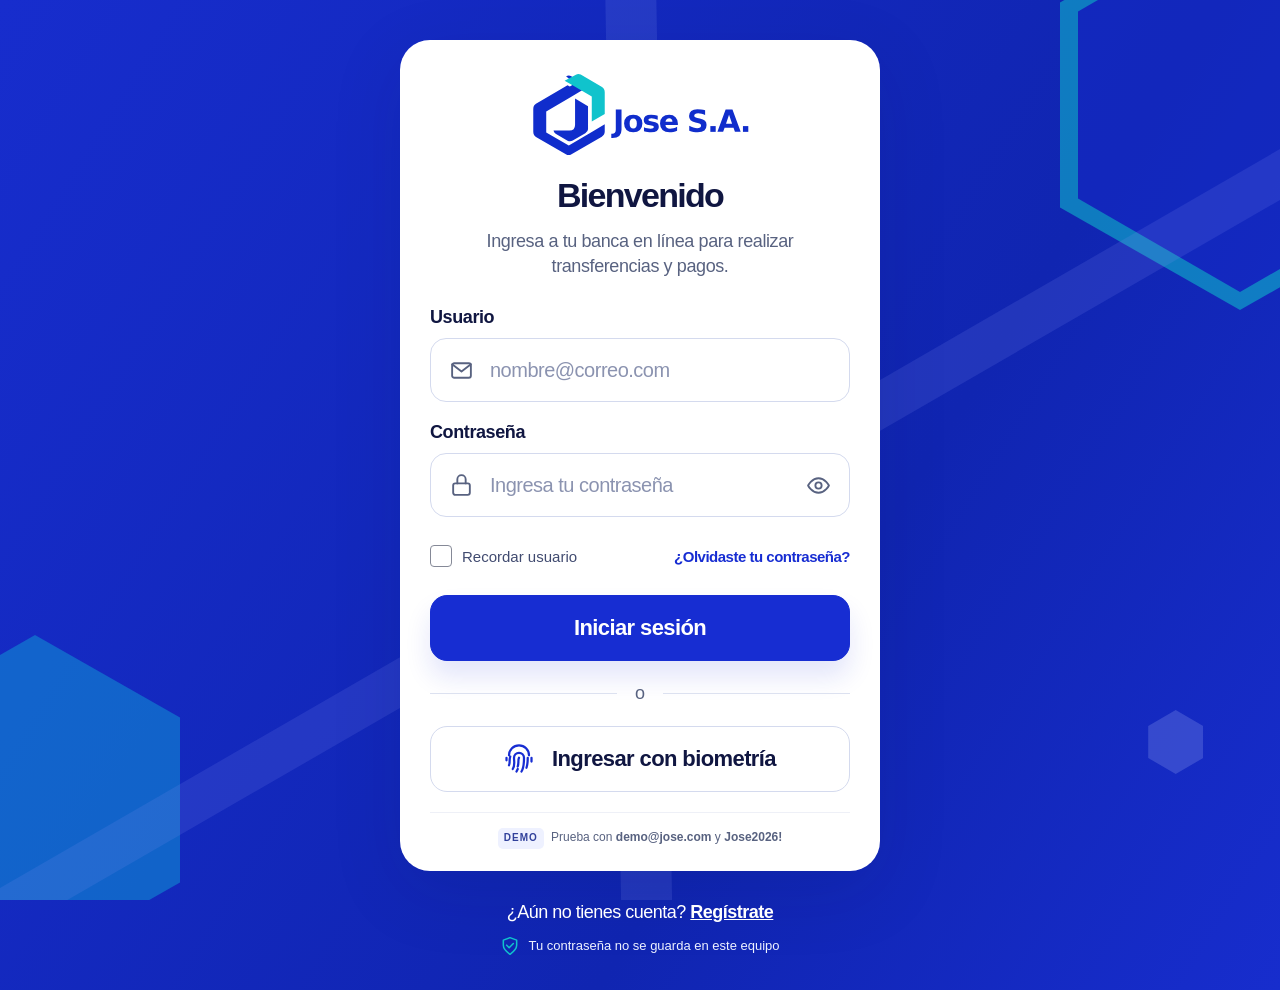
<file: index.html>
<!doctype html>
<html lang="es">
<head>
  <meta charset="utf-8">
  <meta name="viewport" content="width=device-width, initial-scale=1">
  <meta name="theme-color" content="#142bca">
  <meta name="description" content="Acceso de demostración a la banca en línea de Jose S.A.">
  <title>Iniciar sesión | Jose S.A.</title>
  <link rel="stylesheet" href="styles.css">
  <script src="auth.js" defer></script>
  <script src="app.js" defer></script>
</head>
<body>
  <div class="background-art" aria-hidden="true"><span></span><span></span><span></span><span></span></div>
  <main class="page">
    <section class="card" aria-labelledby="welcome-title">
      <div class="brand"><img src="assets/jose-sa-logo.svg" alt="Jose S.A." width="1190" height="340"></div>
      <header class="intro">
        <h1 id="welcome-title">Bienvenido</h1>
        <p>Ingresa a tu banca en línea para realizar<br class="desktop-break"> transferencias y pagos.</p>
      </header>
      <noscript><p class="form-error">Activa JavaScript en tu navegador para validar los datos e iniciar sesión.</p></noscript>

      <form id="login-form" novalidate>
        <div class="field">
          <label for="email">Usuario</label>
          <div class="input-wrap">
            <svg class="icon" viewBox="0 0 24 24" aria-hidden="true"><rect x="3" y="5" width="18" height="14" rx="2"/><path d="m3 6 9 7 9-7"/></svg>
            <input id="email" name="email" type="email" autocomplete="username" placeholder="nombre@correo.com" required aria-describedby="email-error" autocapitalize="none" spellcheck="false">
          </div>
          <p id="email-error" class="field-error" aria-live="polite"></p>
        </div>

        <div class="field">
          <label for="password">Contraseña</label>
          <div class="input-wrap">
            <svg class="icon" viewBox="0 0 24 24" aria-hidden="true"><rect x="4" y="10" width="16" height="11" rx="2"/><path d="M8 10V6a4 4 0 0 1 8 0v4"/></svg>
            <input id="password" name="password" type="password" autocomplete="current-password" placeholder="Ingresa tu contraseña" required aria-describedby="password-error">
            <button id="toggle-password" class="icon-button" type="button" aria-label="Mostrar contraseña" aria-pressed="false">
              <svg class="icon" viewBox="0 0 24 24" aria-hidden="true"><path d="M2 12s3.5-7 10-7 10 7 10 7-3.5 7-10 7S2 12 2 12Z"/><circle cx="12" cy="12" r="3"/><path class="eye-slash" d="m4 3 16 18"/></svg>
            </button>
          </div>
          <p id="password-error" class="field-error" aria-live="polite"></p>
        </div>

        <div class="form-options">
          <label class="checkbox"><input id="remember" type="checkbox" name="remember"><span>Recordar usuario</span></label>
          <button class="text-button" type="button" data-dialog="recovery">¿Olvidaste tu contraseña?</button>
        </div>
        <p id="login-error" class="form-error" role="alert" hidden></p>
        <button id="submit-login" class="button primary" type="submit">Iniciar sesión</button>
        <div class="divider" aria-hidden="true"><span>o</span></div>
        <button class="button secondary" type="button" data-dialog="biometric">
          <svg class="icon fingerprint" viewBox="0 0 24 24" aria-hidden="true"><path d="M4 9a8 8 0 0 1 16 0M2 13v-2M22 11v3M7 20c2-3 1-6 1-9a4 4 0 0 1 8 0c0 5 0 8-2 11M4 17c1-2 0-4 1-7M11 18c1-3 0-5 1-7M18 19c1-3 1-5 1-8M10 22l1-2"/></svg>
          Ingresar con biometría
        </button>
      </form>
      <aside class="demo-note"><span class="demo-badge">DEMO</span> Prueba con <strong>demo@jose.com</strong> y <strong>Jose2026!</strong></aside>
    </section>
    <footer class="page-footer">
      <p>¿Aún no tienes cuenta? <a class="footer-link" href="registro.html">Regístrate</a></p>
      <p class="security-note"><svg class="icon" viewBox="0 0 24 24" aria-hidden="true"><path d="m12 2 8 3v6c0 5-8 11-8 11S4 16 4 11V5l8-3Z"/><path d="m8 11 3 3 5-5"/></svg> Tu contraseña no se guarda en este equipo</p>
    </footer>
  </main>

  <dialog id="info-dialog" aria-labelledby="dialog-title" aria-describedby="dialog-description">
    <div class="dialog-heading"><span class="demo-badge">JOSE S.A.</span><button id="close-dialog" class="close-button" type="button" aria-label="Cerrar">×</button></div>
    <h2 id="dialog-title"></h2>
    <p id="dialog-description"></p>
    <button id="dialog-accept" class="button primary" type="button">Entendido</button>
  </dialog>
</body>
</html>
</file>
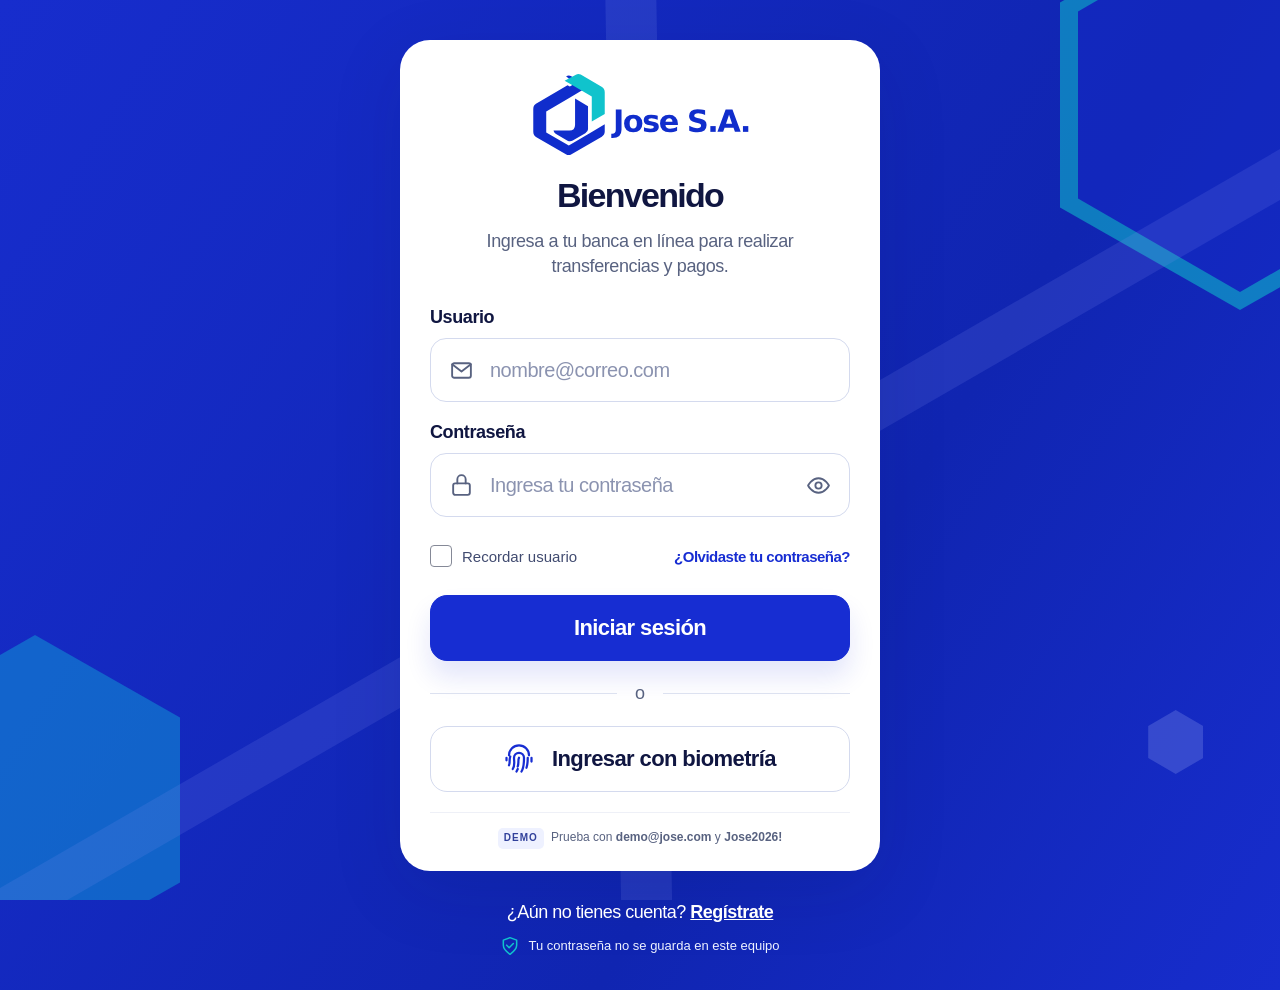
<file: bienvenida.html>
<!doctype html>
<html lang="es">
<head><meta charset="utf-8"><meta name="viewport" content="width=device-width, initial-scale=1"><meta name="theme-color" content="#f5f6fd"><meta name="description" content="Inicio de la banca de demostración Jose S.A."><title>Inicio | Jose S.A.</title><link rel="stylesheet" href="styles.css"><link rel="stylesheet" href="dashboard.css"><script src="auth.js" defer></script><script src="dashboard-data.js" defer></script><script src="bienvenida.js" defer></script></head>
<body class="bank-body"><svg class="svg-definitions" xmlns="http://www.w3.org/2000/svg" aria-hidden="true"><defs><symbol id="i-home" viewBox="0 0 24 24"><path d="m3 10 9-8 9 8v11h-6v-7H9v7H3Z"/></symbol><symbol id="i-eye" viewBox="0 0 24 24"><path d="M2 12s3.5-7 10-7 10 7 10 7-3.5 7-10 7S2 12 2 12Z"/><circle cx="12" cy="12" r="3"/></symbol><symbol id="i-bell" viewBox="0 0 24 24"><path d="M5 9a7 7 0 0 1 14 0c0 7 3 8 3 8H2s3-1 3-8M9 21h6"/></symbol><symbol id="i-person" viewBox="0 0 24 24"><circle cx="12" cy="6" r="4"/><path d="M3 22v-2a9 9 0 0 1 18 0v2"/></symbol><symbol id="i-card" viewBox="0 0 24 24"><rect x="2" y="4" width="20" height="16" rx="2"/><path d="M2 9h20M6 15h5"/></symbol><symbol id="i-transfer" viewBox="0 0 24 24"><path d="M3 8h17l-5-5M21 16H4l5 5"/></symbol><symbol id="i-bolt" viewBox="0 0 24 24"><path d="m13 2-9 12h7l-1 8 10-13h-8Z"/></symbol><symbol id="i-phone" viewBox="0 0 24 24"><rect x="6" y="2" width="12" height="20" rx="2"/><path d="M11 18h2"/></symbol><symbol id="i-qr" viewBox="0 0 24 24"><path d="M3 3h6v6H3zM15 3h6v6h-6zM3 15h6v6H3zM15 15h2v2h-2zM21 15v6h-6M12 12h1"/></symbol><symbol id="i-history" viewBox="0 0 24 24"><path d="M3 11a9 9 0 1 1 2 7M3 4v7h7M12 7v5l3 2"/></symbol><symbol id="i-chevron" viewBox="0 0 24 24"><path d="m9 5 7 7-7 7"/></symbol><symbol id="i-back" viewBox="0 0 24 24"><path d="m14 5-7 7 7 7"/></symbol><symbol id="i-check" viewBox="0 0 24 24"><path d="m5 12 4 4L19 6"/></symbol><symbol id="i-shield" viewBox="0 0 24 24"><path d="m12 2 8 3v6c0 5-8 11-8 11S4 16 4 11V5l8-3Z"/><path d="m8 11 3 3 5-5"/></symbol></defs></svg>
<div id="session-content" class="bank-app" hidden>
<header class="bank-header"><a class="avatar" href="#perfil" id="avatar" aria-label="Ver mi perfil">J</a><div class="greeting"><p id="greeting">Buenos días,</p><h1 id="customer-name">Jose Morán</h1></div><div class="header-actions"><button id="toggle-balances" class="square-button" type="button" aria-label="Ocultar saldos" aria-pressed="false"><svg class="icon" aria-hidden="true"><use href="#i-eye"/></svg><span class="eye-line" aria-hidden="true"></span></button><a class="square-button notification-button" href="#notificaciones" aria-label="Ver notificaciones"><svg class="icon" aria-hidden="true"><use href="#i-bell"/></svg><span id="notification-dot" class="notification-dot"></span></a></div></header>
<main id="main-content" tabindex="-1">
<p id="app-status" class="app-status" role="status" hidden></p>
<section data-view="inicio" aria-label="Inicio">
<div class="promotions"><div id="promo-track" class="promo-track" aria-label="Novedades"><article class="promo-slide" aria-label="Novedad 1 de 3"><span class="promo-label">NUEVO</span><h2>Paga tus servicios básicos<br>desde la app, sin filas</h2><button class="promo-link" data-promo="0" type="button">Conoce cómo</button><span class="promo-art" aria-hidden="true"></span></article><article class="promo-slide" aria-label="Novedad 2 de 3"><span class="promo-label">A TU ALCANCE</span><h2>Tu dinero, disponible<br>cuando lo necesites</h2><button class="promo-link" data-promo="1" type="button">Explora tus productos</button><span class="promo-art" aria-hidden="true"></span></article><article class="promo-slide" aria-label="Novedad 3 de 3"><span class="promo-label">MÁS CERCA</span><h2>Transfiere desde donde estés,<br>en pocos pasos</h2><button class="promo-link" data-promo="2" type="button">Haz una transferencia</button><span class="promo-art" aria-hidden="true"></span></article></div><div id="promo-dots" class="carousel-dots" aria-label="Elegir novedad"></div></div>
<section class="home-section"><div class="section-heading"><h2>Mis productos</h2><a href="#productos">Ver todos</a></div><div id="product-track" class="product-track" aria-label="Mis productos"></div><div id="product-dots" class="carousel-dots" aria-label="Elegir producto"></div></section>
<section class="home-section"><div class="section-heading"><h2>Accesos rápidos</h2><button class="text-button" id="edit-shortcuts" type="button">Editar</button></div><div id="shortcuts" class="shortcuts"></div></section>
<section class="home-section movements-section"><div class="section-heading"><h2>Últimos movimientos</h2><a href="#movimientos">Ver todos</a></div><div id="recent-movements" class="movement-list"></div></section>
<p class="bank-demo"><span class="demo-badge">DEMOSTRACIÓN</span> Productos, valores y movimientos ficticios.</p>
</section>
<section data-view="productos" hidden aria-labelledby="products-title"><a class="back-link" href="#inicio"><svg class="icon" aria-hidden="true"><use href="#i-back"/></svg>Volver al inicio</a><h2 id="products-title" class="view-title" tabindex="-1">Mis productos</h2><p class="view-description">Tus cuentas y tarjetas de demostración, en un solo lugar.</p><div id="all-products" class="all-products"></div></section>
<section data-view="movimientos" hidden aria-labelledby="history-title"><a class="back-link" href="#inicio"><svg class="icon" aria-hidden="true"><use href="#i-back"/></svg>Volver al inicio</a><h2 id="history-title" class="view-title" tabindex="-1">Movimientos</h2><label class="filter-label" for="movement-filter">Mostrar</label><select id="movement-filter"><option value="todos">Todos los movimientos</option><option value="ingresos">Ingresos</option><option value="salidas">Salidas</option><option value="transferir">Transferencias</option><option value="pagos">Pagos y recargas</option></select><div id="all-movements" class="movement-list"></div></section>
<section data-view="operacion" hidden aria-labelledby="operation-title"><a class="back-link" href="#inicio"><svg class="icon" aria-hidden="true"><use href="#i-back"/></svg>Volver al inicio</a><h2 id="operation-title" class="view-title" tabindex="-1">Transferir</h2><p id="operation-description" class="view-description"></p><div class="operation-layout"><form id="operation-form" class="white-panel" novalidate><label for="destination" id="destination-label">Destinatario</label><input id="destination" name="destination" type="text" maxlength="100" required aria-describedby="destination-error"><p id="destination-error" class="field-error" aria-live="polite"></p><label for="amount">Valor (USD)</label><input id="amount" name="amount" type="text" inputmode="decimal" placeholder="0,00" maxlength="12" required aria-describedby="amount-error"><p id="amount-error" class="field-error" aria-live="polite"></p><div class="source-account"><span>Desde tu cuenta de ahorros •••• 4821</span><strong id="operation-balance"></strong></div><button class="button primary" type="submit">Revisar operación de prueba</button></form><aside class="operation-aside"><svg class="icon" aria-hidden="true"><use href="#i-shield"/></svg><h3>Prueba con tranquilidad</h3><p>Esta operación solo cambia los datos ficticios de esta pestaña. No se envía dinero ni se contacta a un banco.</p><a href="#movimientos">Consultar movimientos</a></aside></div><div id="payment-links" class="payment-links" hidden><a href="#recargas">Recargar celular</a><a href="#qr">Probar pago QR</a></div></section>
<section data-view="perfil" hidden aria-labelledby="profile-title"><a class="back-link" href="#inicio"><svg class="icon" aria-hidden="true"><use href="#i-back"/></svg>Volver al inicio</a><h2 id="profile-title" class="view-title" tabindex="-1">Mi perfil</h2><div class="white-panel profile-panel"><div class="profile-avatar" id="profile-avatar">J</div><h3 id="profile-name"></h3><p id="session-email"></p><dl><div><dt>Tipo de acceso</dt><dd>Cuenta de demostración</dd></div><div><dt>Duración de la sesión</dt><dd>30 minutos desde el ingreso</dd></div></dl><p class="view-description">Las cuentas creadas y sus datos de prueba se conservan en esta pestaña.</p><button id="logout" class="button primary" type="button">Cerrar sesión</button></div></section>
<section data-view="notificaciones" hidden aria-labelledby="notifications-title"><a class="back-link" href="#inicio"><svg class="icon" aria-hidden="true"><use href="#i-back"/></svg>Volver al inicio</a><div class="section-heading"><h2 id="notifications-title" class="view-title" tabindex="-1">Notificaciones</h2><button id="read-notifications" type="button" class="text-button">Marcar como leídas</button></div><div class="white-panel notifications-list"><article><svg class="icon" aria-hidden="true"><use href="#i-shield"/></svg><div><h3>Bienvenido a tu banca</h3><p>Explora tus productos y prueba las operaciones con datos ficticios.</p><span>Información de demostración</span></div></article><article><svg class="icon" aria-hidden="true"><use href="#i-bolt"/></svg><div><h3>Tus servicios, en un solo lugar</h3><p>Conoce la nueva pantalla para simular pagos desde la app.</p><a href="#pagos">Ir a pagos</a></div></article></div></section>
</main>
<nav class="bottom-nav" aria-label="Menú principal"><a href="#inicio" data-nav="inicio"><svg class="icon" aria-hidden="true"><use href="#i-home"/></svg><span>Inicio</span></a><a href="#transferir" data-nav="transferir"><svg class="icon" aria-hidden="true"><use href="#i-transfer"/></svg><span>Transferir</span></a><a href="#pagos" data-nav="pagos"><svg class="icon" aria-hidden="true"><use href="#i-card"/></svg><span>Pagos</span></a><a href="#perfil" data-nav="perfil"><svg class="icon" aria-hidden="true"><use href="#i-person"/></svg><span>Perfil</span></a></nav>
</div>
<noscript><main class="card"><h1>Activa JavaScript</h1><p>Necesitas JavaScript para consultar tu cuenta.</p><a href="index.html">Volver al login</a></main></noscript>
<dialog id="bank-dialog" aria-labelledby="bank-dialog-title"><div class="dialog-heading"><span class="demo-badge">DEMOSTRACIÓN</span><button id="close-bank-dialog" type="button" class="close-button" aria-label="Cerrar">×</button></div><h2 id="bank-dialog-title"></h2><div id="bank-dialog-content"></div></dialog>
</body></html>
</file>
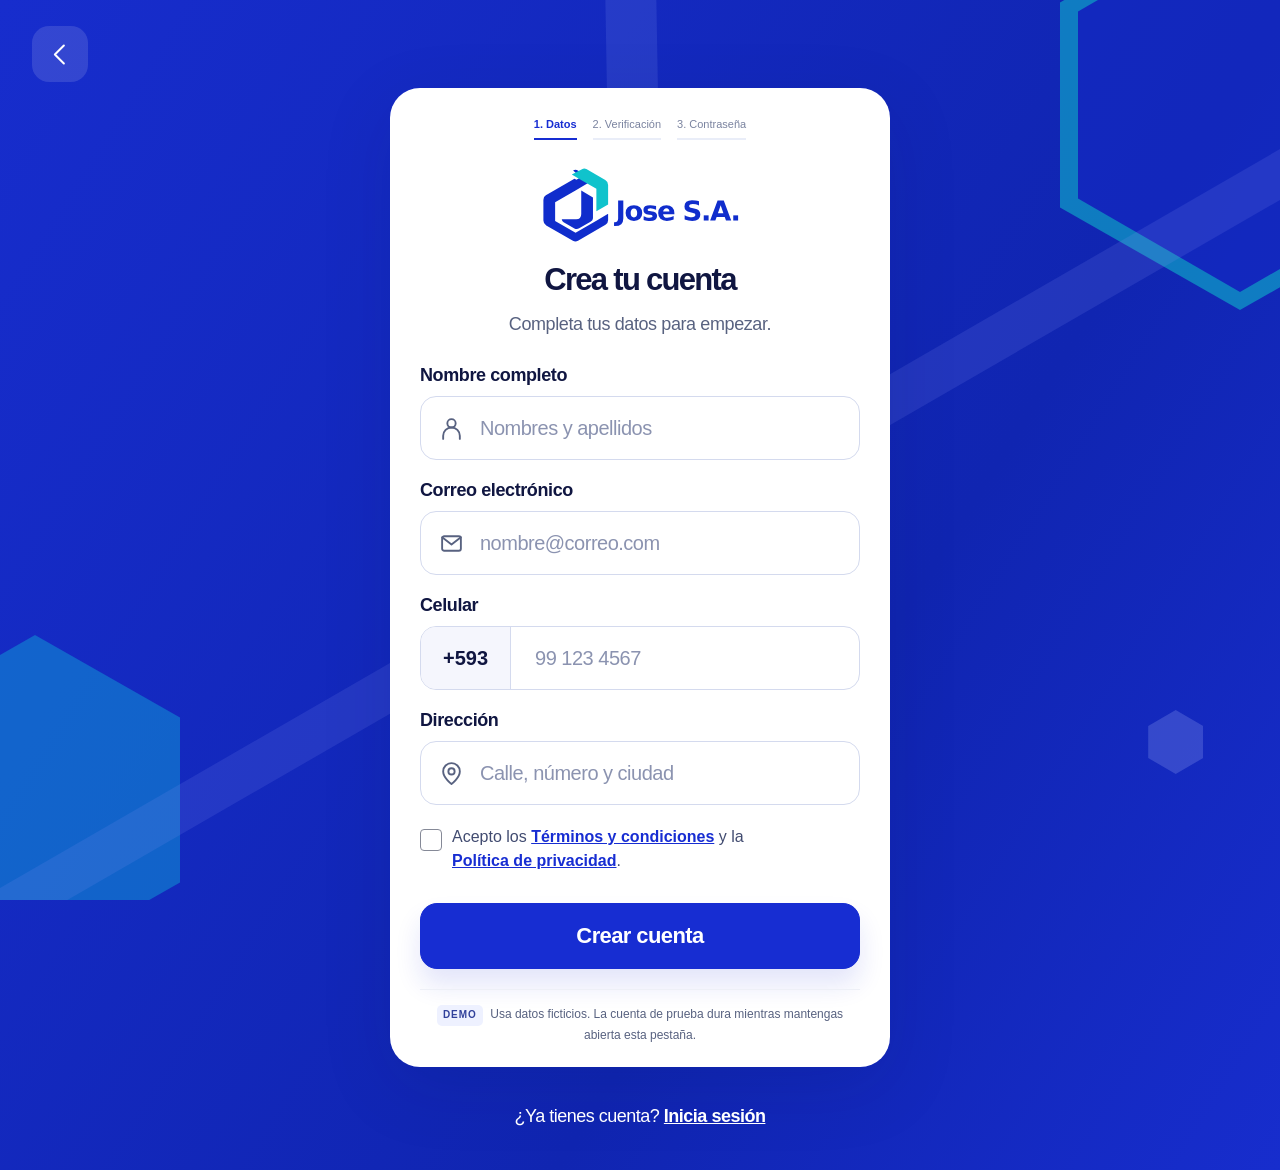
<file: registro.html>
<!doctype html>
<html lang="es">
<head>
<meta charset="utf-8"><meta name="viewport" content="width=device-width, initial-scale=1"><meta name="theme-color" content="#142bca">
<title>Crea tu cuenta | Jose S.A.</title><link rel="stylesheet" href="styles.css"><link rel="stylesheet" href="registro.css">
<script src="auth.js" defer></script><script src="registro-service.js" defer></script><script src="registro.js" defer></script>
</head>
<body>
<div class="background-art" aria-hidden="true"><span></span><span></span><span></span><span></span></div>
<button id="back" class="back-button" aria-label="Volver al inicio de sesión" type="button"><svg class="icon" viewBox="0 0 24 24" aria-hidden="true"><path d="m15 4-8 8 8 8"/></svg></button>
<main class="page registration-page">
<section class="card registration-card" aria-label="Creación de cuenta">
<noscript><p class="form-error">Activa JavaScript para completar el registro.</p></noscript>
<p id="storage-error" class="form-error" role="alert" hidden></p>
<nav class="steps" aria-label="Progreso del registro"><span data-step="data" aria-current="step">1. Datos</span><span data-step="otp">2. Verificación</span><span data-step="password">3. Contraseña</span></nav>
<section id="step-data" aria-labelledby="data-title">
<div class="brand"><img src="assets/jose-sa-logo.svg" alt="Jose S.A." width="1190" height="340"></div>
<header class="intro"><h1 id="data-title" tabindex="-1">Crea tu cuenta</h1><p>Completa tus datos para empezar.</p></header>
<form id="data-form" novalidate>
<div class="field"><label for="name">Nombre completo</label><div class="input-wrap"><svg class="icon" viewBox="0 0 24 24" aria-hidden="true"><circle cx="12" cy="7" r="4"/><path d="M4 22v-3a8 8 0 0 1 16 0v3"/></svg><input id="name" name="name" type="text" autocomplete="name" placeholder="Nombres y apellidos" required aria-describedby="name-error"></div><p class="field-error" id="name-error" aria-live="polite"></p></div><div class="field"><label for="email">Correo electrónico</label><div class="input-wrap"><svg class="icon" viewBox="0 0 24 24" aria-hidden="true"><rect x="3" y="5" width="18" height="14" rx="2"/><path d="m3 6 9 7 9-7"/></svg><input id="email" name="email" type="email" autocomplete="email" placeholder="nombre@correo.com" required aria-describedby="email-error"></div><p class="field-error" id="email-error" aria-live="polite"></p></div>
<div class="field"><label for="phone">Celular</label><div class="input-wrap phone-wrap"><span class="phone-prefix">+593</span><input id="phone" name="phone" type="tel" inputmode="tel" autocomplete="tel-national" placeholder="99 123 4567" required aria-describedby="phone-error"></div><p class="field-error" id="phone-error" aria-live="polite"></p></div>
<div class="field"><label for="address">Dirección</label><div class="input-wrap"><svg class="icon" viewBox="0 0 24 24" aria-hidden="true"><path d="M20 10c0 6-8 12-8 12S4 16 4 10a8 8 0 0 1 16 0Z"/><circle cx="12" cy="10" r="3"/></svg><input id="address" name="address" type="text" autocomplete="street-address" placeholder="Calle, número y ciudad" required aria-describedby="address-error"></div><p class="field-error" id="address-error" aria-live="polite"></p></div>
<label class="checkbox terms"><input id="terms" type="checkbox" required aria-describedby="terms-error"><span>Acepto los <button type="button" class="text-button" data-policy="terms">Términos y condiciones</button> y la <button type="button" class="text-button" data-policy="privacy">Política de privacidad</button>.</span></label>
<p class="field-error" id="terms-error" aria-live="polite"></p>
<button class="button primary" type="submit">Crear cuenta</button></form>
<aside class="demo-note"><span class="demo-badge">DEMO</span> Usa datos ficticios. La cuenta de prueba dura mientras mantengas abierta esta pestaña.</aside>
</section>
<section id="step-otp" aria-labelledby="otp-title" hidden>
<div class="round-icon"><svg class="icon" viewBox="0 0 24 24" aria-hidden="true"><rect x="5" y="2" width="14" height="20" rx="3"/><path d="m9 10 2 2 4-4M10 18h4"/></svg></div>
<header class="intro"><h1 id="otp-title" tabindex="-1">Verifica tu número</h1><p>Ingresa el código de 6 dígitos para<br> <strong id="masked-phone"></strong></p></header>
<form id="otp-form" novalidate>
<label class="otp-label" for="otp-0">Código de verificación</label>
<div class="otp-inputs"><input id="otp-0" type="text" inputmode="numeric" pattern="[0-9]*" maxlength="6" autocomplete="one-time-code" aria-label="Dígito 1 de 6" aria-describedby="otp-error" required><input id="otp-1" type="text" inputmode="numeric" pattern="[0-9]*" maxlength="6" autocomplete="off" aria-label="Dígito 2 de 6" aria-describedby="otp-error" required><input id="otp-2" type="text" inputmode="numeric" pattern="[0-9]*" maxlength="6" autocomplete="off" aria-label="Dígito 3 de 6" aria-describedby="otp-error" required><input id="otp-3" type="text" inputmode="numeric" pattern="[0-9]*" maxlength="6" autocomplete="off" aria-label="Dígito 4 de 6" aria-describedby="otp-error" required><input id="otp-4" type="text" inputmode="numeric" pattern="[0-9]*" maxlength="6" autocomplete="off" aria-label="Dígito 5 de 6" aria-describedby="otp-error" required><input id="otp-5" type="text" inputmode="numeric" pattern="[0-9]*" maxlength="6" autocomplete="off" aria-label="Dígito 6 de 6" aria-describedby="otp-error" required></div>
<p id="otp-error" class="field-error" role="alert"></p>
<p class="demo-otp"><span class="demo-badge">OTP DE PRUEBA</span> <strong id="demo-code"></strong><br>No se envía SMS en esta demostración.</p>
<p class="code-time" id="code-time" role="timer" aria-live="off"></p>
<p class="resend-line">¿No recibiste el código? <button class="text-button" type="button" id="resend">Reenviar</button></p>
<p id="resend-status" class="sr-only" role="status"></p>
<button class="button primary" type="submit">Verificar</button>
</form>
</section>
<section id="step-password" aria-labelledby="password-title" hidden>
<div class="round-icon"><svg class="icon" viewBox="0 0 24 24" aria-hidden="true"><rect x="4" y="10" width="16" height="11" rx="2"/><path d="M8 10V6a4 4 0 0 1 8 0v4"/></svg></div>
<header class="intro"><h1 id="password-title" tabindex="-1">Crea tu contraseña</h1><p>La usarás para ingresar a tu cuenta.</p></header>
<form id="password-form" novalidate>
<div class="field"><label for="new-password">Contraseña</label><div class="input-wrap"><svg class="icon" viewBox="0 0 24 24" aria-hidden="true"><rect x="4" y="10" width="16" height="11" rx="2"/><path d="M8 10V6a4 4 0 0 1 8 0v4"/></svg><input id="new-password" name="new-password" type="password" autocomplete="new-password" placeholder="Ingresa tu contraseña" required aria-describedby="new-password-error"><button class="icon-button" type="button" data-toggle="new-password" aria-label="Mostrar contraseña" aria-pressed="false"><svg class="icon" viewBox="0 0 24 24" aria-hidden="true"><path d="M2 12s3.5-7 10-7 10 7 10 7-3.5 7-10 7S2 12 2 12Z"/><circle cx="12" cy="12" r="3"/></svg></button></div><p class="field-error" id="new-password-error" aria-live="polite"></p></div>
<ul class="password-rules" aria-label="Requisitos de la contraseña"><li data-rule="length">Mínimo 8 caracteres</li><li data-rule="uppercase">Una mayúscula</li><li data-rule="number">Un número</li><li data-rule="symbol">Un símbolo (!@#$)</li></ul>
<div class="field"><label for="confirm-password">Confirmar contraseña</label><div class="input-wrap"><svg class="icon" viewBox="0 0 24 24" aria-hidden="true"><rect x="4" y="10" width="16" height="11" rx="2"/><path d="M8 10V6a4 4 0 0 1 8 0v4"/></svg><input id="confirm-password" name="confirm-password" type="password" autocomplete="new-password" placeholder="Repite tu contraseña" required aria-describedby="confirm-password-error"><button class="icon-button" type="button" data-toggle="confirm-password" aria-label="Mostrar confirmar contraseña" aria-pressed="false"><svg class="icon" viewBox="0 0 24 24" aria-hidden="true"><path d="M2 12s3.5-7 10-7 10 7 10 7-3.5 7-10 7S2 12 2 12Z"/><circle cx="12" cy="12" r="3"/></svg></button></div><p class="field-error" id="confirm-password-error" aria-live="polite"></p></div>
<p id="password-form-error" class="form-error" role="alert" hidden></p>
<button id="save-password" class="button primary" type="submit" disabled>Guardar contraseña</button>
</form>
</section>
</section>
<footer class="page-footer">
<p id="data-footer">¿Ya tienes cuenta? <a class="footer-link" href="index.html">Inicia sesión</a></p>
<div id="otp-footer" hidden><p>¿Número incorrecto? <button class="footer-link" id="edit-data" type="button">Edita tus datos</button></p><p class="registration-security">Nunca compartas este código con nadie</p></div>
<p id="password-footer" class="registration-security" hidden>No compartas tu contraseña con nadie</p>
</footer>
</main>
<dialog id="policy-dialog" aria-labelledby="policy-title"><div class="dialog-heading"><span class="demo-badge">DEMOSTRACIÓN</span><button id="close-policy" class="close-button" type="button" aria-label="Cerrar">×</button></div><h2 id="policy-title"></h2><p id="policy-description"></p><button id="accept-policy" class="button primary" type="button">Entendido</button></dialog>
</body>
</html>
</file>
<file: styles.css>
:root{color-scheme:light;--blue:#172dd2;--ink:#101641;--muted:#586280;--line:#d4daee;--turquoise:#10c3cc;--error:#b42335;font-family:"Avenir Next",Avenir,"Segoe UI",Arial,sans-serif;color:var(--ink);background:#1429be;font-synthesis:none}
*{box-sizing:border-box}body{margin:0;min-height:100vh;min-height:100svh;background:linear-gradient(122deg,#172dcd 0%,#1025b1 64%,#172dcd 100%)}button,input{font:inherit}button{cursor:pointer}button:disabled{cursor:wait;opacity:.7}button,input,a{-webkit-tap-highlight-color:transparent}button:focus-visible,a:focus-visible,input:focus-visible{outline:3px solid var(--turquoise);outline-offset:5px}[hidden]{display:none!important}
.background-art{position:fixed;inset:0;overflow:hidden;pointer-events:none}.background-art:before{content:"";position:absolute;left:48%;top:-10%;width:4%;height:130%;background:#6a7ce1;opacity:.22;transform:rotate(-1deg)}.background-art span{position:absolute;clip-path:polygon(50% 0,100% 25%,100% 75%,50% 100%,0 75%,0 25%)}.background-art span:nth-child(1){width:360px;height:410px;right:-140px;top:-100px;background:#10c3cc;opacity:.55}.background-art span:nth-child(1):after{content:"";position:absolute;inset:18px;background:#142bc5;clip-path:inherit}.background-art span:nth-child(2){width:290px;height:330px;left:-110px;bottom:-65px;background:#119dd5;opacity:.5}.background-art span:nth-child(3){width:55px;height:64px;right:6%;bottom:14%;background:#6a7ce1;opacity:.4}.background-art span:nth-child(4){width:130%;height:44px;left:-15%;top:58%;background:#8192ef;opacity:.16;clip-path:none;transform:rotate(-30deg)}
.page{position:relative;min-height:100vh;min-height:100svh;display:flex;flex-direction:column;align-items:center;justify-content:center;padding:48px 24px 26px;gap:40px}.card{width:100%;max-width:560px;background:#fff;border-radius:38px;padding:42px 35px 28px;box-shadow:0 20px 70px #08195b20}.brand{width:278px;max-width:82%;aspect-ratio:900/340;overflow:hidden;margin:0 auto 22px}.brand img{display:block;width:132.222%;height:auto}.intro{text-align:center;margin-bottom:36px}h1{font-size:40px;line-height:1.15;letter-spacing:-1.7px;margin:0 0 14px;font-weight:750}.intro p{margin:0;color:var(--muted);font-size:22px;line-height:1.4;letter-spacing:-.4px}.field{margin-bottom:24px}.field>label{display:block;font-size:22px;font-weight:600;margin-bottom:12px;letter-spacing:-.4px}.input-wrap{position:relative;display:flex;align-items:center;border:1.5px solid var(--line);border-radius:19px;min-height:78px;padding:0 22px;gap:20px;transition:border-color .15s,box-shadow .15s}.input-wrap:focus-within{border-color:var(--blue);box-shadow:0 0 0 3px #172dd210}.input-wrap:has([aria-invalid="true"]){border-color:var(--error)}.icon{display:inline-block;flex-shrink:0;width:25px;height:25px;fill:none;stroke:currentColor;stroke-width:1.8;stroke-linecap:round;stroke-linejoin:round}.input-wrap>.icon{color:var(--muted)}.input-wrap input{width:100%;min-width:0;border:0;outline:none;background:transparent;padding:20px 0;color:var(--ink);font-size:24px;letter-spacing:-.5px}.input-wrap input::placeholder{color:#8b93b0;opacity:1}.input-wrap input:focus-visible{outline:none}.icon-button{display:grid;place-items:center;border:0;background:none;padding:8px;margin-right:-8px;color:var(--muted);border-radius:8px}.eye-slash{display:none}.icon-button[aria-pressed="true"] .eye-slash{display:block}.field-error{color:var(--error);font-size:14px;margin:8px 0 0;line-height:1.4}.field-error:empty{display:none}.form-options{display:flex;justify-content:space-between;align-items:center;gap:12px;margin:38px 0 40px;font-size:18px}.checkbox{display:flex;align-items:center;gap:12px;white-space:nowrap;color:#414b70;cursor:pointer}.checkbox input{appearance:none;display:grid;place-items:center;width:26px;height:26px;border:1.5px solid #858997;border-radius:4px;margin:0;cursor:pointer;flex-shrink:0}.checkbox input:checked{background:var(--blue);border-color:var(--blue)}.checkbox input:checked:after{content:"";width:6px;height:12px;border:solid white;border-width:0 2px 2px 0;transform:translateY(-2px) rotate(45deg)}.text-button{border:0;padding:0;background:none;color:var(--blue);font-weight:650;text-align:right;letter-spacing:-.5px}.text-button:hover,.footer-link:hover{text-decoration:underline}.button{display:flex;align-items:center;justify-content:center;gap:18px;width:100%;min-height:80px;border-radius:21px;padding:16px 12px;font-size:25px;line-height:1.25;letter-spacing:-.6px;font-weight:650;transition:background .15s,transform .15s}.button:active{transform:translateY(1px)}.primary{border:1px solid var(--blue);background:var(--blue);color:#fff;box-shadow:0 16px 26px #172dd21f}.primary:hover{background:#0e20b4}.secondary{border:1.5px solid var(--line);background:white;color:var(--ink)}.secondary:hover{background:#f5f7ff}.fingerprint{color:var(--blue);width:30px;height:30px}.divider{display:flex;align-items:center;gap:18px;margin:25px 0;color:var(--muted);font-size:20px}.divider:before,.divider:after{content:"";height:1px;flex:1;background:#dce1f0}.demo-note{font-size:12px;line-height:1.65;color:var(--muted);text-align:center;margin:24px 0 0;padding-top:15px;border-top:1px solid #eef0f7}.demo-note strong{font-weight:600;white-space:nowrap}.demo-badge{display:inline-block;color:#31419b;background:#eef1ff;border-radius:5px;letter-spacing:1px;font-size:10px;font-weight:750;padding:2px 6px;margin-right:4px}.page-footer{text-align:center;color:white;font-size:20px}.page-footer p{margin:0 0 10px;line-height:1.5;letter-spacing:-.5px}.footer-link{border:0;background:transparent;color:inherit;text-decoration:underline;font-weight:700;padding:0;font-size:inherit}.page-footer .security-note{display:flex;align-items:center;justify-content:center;gap:8px;font-size:15px;letter-spacing:0;color:#edf1ff}.security-note .icon{color:var(--turquoise);width:20px;height:20px}.form-error{font-size:14px;line-height:1.5;color:var(--error);background:#fff2f3;border:1px solid #ffd3d9;border-radius:10px;padding:12px;margin:0 0 18px}
dialog{width:min(440px,calc(100% - 32px));border:0;border-radius:24px;padding:28px;color:var(--ink);box-shadow:0 24px 90px #0003}dialog::backdrop{background:#07113c99;backdrop-filter:blur(4px)}.dialog-heading{display:flex;align-items:center;justify-content:space-between}.close-button{border:0;background:#f1f3fa;color:var(--muted);width:34px;height:34px;border-radius:50%;font-size:24px}dialog h2{font-size:26px;line-height:1.2;letter-spacing:-.7px;margin:20px 0 12px}dialog p{font-size:16px;line-height:1.65;color:var(--muted);margin:0 0 26px}dialog .button{min-height:52px;font-size:18px;border-radius:13px}
.dashboard-card{text-align:center}.success-mark{display:grid;place-items:center;width:64px;height:64px;margin:0 auto 24px;background:#e5f9f6;border-radius:50%;color:#008874;font-size:32px}.dashboard-card .intro{margin-bottom:26px}.session-detail{background:#f5f7ff;padding:18px;border-radius:14px;margin:0 0 24px;overflow-wrap:anywhere}.session-detail p{color:var(--muted);font-size:14px;margin:0 0 6px}.session-detail strong{font-size:18px}.dashboard-card .demo-note{margin-top:28px}
@media(min-width:1000px){.page{padding-top:40px;padding-bottom:24px;gap:28px}.card{max-width:480px;padding:30px 30px 22px;border-radius:30px}.brand{width:232px;margin-bottom:18px}h1{font-size:34px}.intro{margin-bottom:28px}.intro p{font-size:18px}.field{margin-bottom:20px}.field>label{font-size:18px;margin-bottom:10px}.input-wrap{min-height:64px;border-radius:16px;gap:16px;padding:0 18px}.input-wrap input{font-size:20px;padding:16px 0}.form-options{font-size:15px;margin:28px 0}.checkbox{gap:10px}.checkbox input{width:22px;height:22px}.button{min-height:66px;font-size:22px;border-radius:17px}.divider{margin:22px 0;font-size:18px}.demo-note{margin-top:20px}.page-footer{font-size:18px}.page-footer .security-note{font-size:13px}}
@media(max-width:540px){.page{padding:32px 20px 22px;gap:32px}.card{padding:28px 22px 22px;border-radius:28px}.brand{width:230px;margin-bottom:20px}h1{font-size:34px}.intro{margin-bottom:28px}.intro p{font-size:18px}.field>label{font-size:18px;margin-bottom:10px}.input-wrap{min-height:64px;padding:0 16px;gap:14px;border-radius:16px}.input-wrap input{font-size:19px;padding:16px 0}.icon{width:23px;height:23px}.form-options{font-size:14px;gap:10px;margin:28px 0}.checkbox{gap:8px}.checkbox input{width:22px;height:22px}.button{min-height:66px;font-size:21px;border-radius:17px;gap:12px}.divider{margin:22px 0}.page-footer{font-size:18px}.page-footer .security-note{font-size:12px}.demo-note{font-size:11px}}
@media(max-width:370px){.page{padding:24px 12px}.card{padding:24px 18px}.intro p{font-size:16px}.form-options{align-items:flex-start;flex-direction:column;gap:18px}.button{font-size:18px}.input-wrap input{font-size:17px}.page-footer{font-size:16px}.desktop-break{display:none}}
@media(prefers-reduced-motion:reduce){*{transition:none!important}}
</file>
<file: dashboard.css>
.bank-body{background:#f5f6fd;color:#101641;--bank-blue:#142bd2;--bank-muted:#596382}.svg-definitions{position:absolute;width:0;height:0;overflow:hidden}.bank-app{max-width:1100px;margin:auto;padding:28px 28px 120px}.bank-header{display:flex;align-items:center;gap:16px;margin-bottom:24px}.avatar,.profile-avatar{display:grid;place-items:center;background:var(--bank-blue);border-radius:50%;color:white;text-decoration:none;font-size:24px;font-weight:700;width:64px;height:64px;flex-shrink:0}.greeting{flex:1;min-width:0}.greeting p{margin:0 0 3px;color:var(--bank-muted);font-size:19px}.greeting h1{font-size:28px;line-height:1.2;letter-spacing:-.8px;margin:0;overflow-wrap:anywhere}.header-actions{display:flex;gap:12px}.square-button{display:grid;place-items:center;position:relative;width:62px;height:62px;border:0;border-radius:19px;background:#fff;color:var(--ink);text-decoration:none;box-shadow:0 5px 20px #17264705}.square-button .icon{width:29px;height:29px}.square-button:hover{background:#e9edff}.eye-line{position:absolute;width:32px;height:2px;background:var(--ink);transform:rotate(45deg);display:none}#toggle-balances[aria-pressed="true"] .eye-line{display:block}.notification-dot{position:absolute;background:#10bdc9;width:14px;height:14px;border-radius:50%;border:2px solid white;top:14px;right:16px}.promotions{margin-bottom:40px}.promo-track{display:flex;overflow:auto;scroll-snap-type:x mandatory;scrollbar-width:none;border-radius:28px;overscroll-behavior-x:contain}.promo-track::-webkit-scrollbar,.product-track::-webkit-scrollbar{display:none}.promo-slide{flex:0 0 100%;position:relative;isolation:isolate;overflow:hidden;padding:25px 30px;min-height:190px;scroll-snap-align:start;background:var(--bank-blue);color:white;border-radius:28px}.promo-slide:nth-child(2){background:#122076}.promo-slide:nth-child(3){background:#086a91}.promo-label{background:#ffffff26;border-radius:10px;font-size:17px;line-height:1.3;letter-spacing:.5px;padding:4px 12px;display:inline-block;font-weight:700}.promo-slide h2{position:relative;z-index:1;font-size:27px;line-height:1.25;letter-spacing:-.6px;margin:12px 0}.promo-link{position:relative;z-index:1;border:0;background:transparent;color:white;padding:0;font-weight:700;font-size:21px;text-decoration:underline;text-underline-offset:3px}.promo-art{position:absolute;right:-60px;top:-35px;width:290px;height:300px;background:#7d8bea55;clip-path:polygon(50% 0,100% 25%,100% 75%,50% 100%,0 75%,0 25%);z-index:-1}.promo-art:before{content:'';position:absolute;inset:26px;clip-path:inherit;background:var(--bank-blue)}.promo-slide:nth-child(2) .promo-art:before{background:#122076}.promo-slide:nth-child(3) .promo-art:before{background:#086a91}.promo-art:after{content:'';position:absolute;inset:80px;clip-path:inherit;background:#10c3cc;opacity:.55}.carousel-dots{display:flex;justify-content:center;gap:7px;margin-top:16px}.carousel-dots button{display:grid;place-items:center;background:transparent;border:0;padding:6px 3px;min-width:18px;min-height:24px;border-radius:6px}.carousel-dots button:after{content:'';width:9px;height:9px;border-radius:5px;background:#cbd1e9}.carousel-dots button[aria-pressed="true"]:after{width:29px;background:var(--bank-blue)}.home-section{margin-top:42px}.section-heading{display:flex;justify-content:space-between;align-items:center;gap:12px;margin-bottom:26px}.section-heading h2{font-size:27px;line-height:1.2;letter-spacing:-.7px;margin:0}.section-heading a,.section-heading button{font-size:20px;color:var(--bank-blue);text-decoration:none;font-weight:650;white-space:nowrap}.section-heading a:hover{text-decoration:underline}.product-track{display:flex;overflow:auto;scroll-snap-type:x mandatory;gap:18px;scrollbar-width:none;padding-bottom:8px;overscroll-behavior-x:contain}.product-card{flex:0 0 84.5%;min-width:0;border:0;scroll-snap-align:start;position:relative;isolation:isolate;overflow:hidden;border-radius:28px;padding:28px;background:var(--product-color,var(--bank-blue));color:white;text-align:left;min-height:254px;display:flex;flex-direction:column;box-shadow:0 12px 24px #111d5c13}.product-card:before,.product-card:after{content:'';position:absolute;clip-path:polygon(50% 0,100% 25%,100% 75%,50% 100%,0 75%,0 25%);z-index:-1}.product-card:before{right:-75px;bottom:-115px;width:270px;height:310px;background:#7b8aff44}.product-card:after{right:-51px;bottom:-91px;width:222px;height:262px;background:var(--product-color,var(--bank-blue))}.product-card.navy{--product-color:#101d70}.product-card.teal{--product-color:#00727b}.product-top,.product-bottom{display:flex;align-items:flex-start;justify-content:space-between;gap:12px}.product-title{display:block;font-size:24px;font-weight:700;letter-spacing:-.5px;line-height:1.2}.product-type{display:block;color:#e1e6ff;font-size:18px;margin-top:4px}.product-brand{font-size:18px;white-space:nowrap;font-weight:700}.product-money{margin-top:28px;margin-bottom:30px}.product-money span{display:block;color:#e1e6ff;font-size:18px}.product-money strong{display:block;font-size:39px;letter-spacing:-1px;line-height:1.2;margin-top:6px;font-variant-numeric:tabular-nums}.product-bottom{margin-top:auto;font-size:20px;align-items:center}.product-number{letter-spacing:2px}.product-status{font-size:18px;color:#e5eaff}.shortcuts{display:grid;grid-template-columns:repeat(4,minmax(0,1fr));gap:12px;background:white;border-radius:26px;padding:22px 18px;box-shadow:0 6px 18px #17264704}.shortcut{display:flex;align-items:center;flex-direction:column;gap:13px;color:var(--ink);font-size:18px;line-height:1.15;text-align:center;text-decoration:none;font-weight:600;min-width:0;overflow-wrap:normal}.shortcut-icon{display:grid;place-items:center;width:70px;height:70px;background:#e9ecfe;border-radius:21px;color:var(--bank-blue)}.shortcut-icon .icon{width:31px;height:31px}.shortcut:hover .shortcut-icon{background:#dce2ff}.movement-list{background:white;border-radius:24px;padding:0 22px}.movement{display:flex;align-items:center;gap:16px;padding:22px 0;border-bottom:1px solid #eef0f7}.movement:last-child{border:0}.movement-icon{display:grid;place-items:center;width:46px;height:46px;background:#eef1fe;border-radius:15px;color:var(--bank-blue);flex-shrink:0}.movement-info{flex:1;min-width:0}.movement-info h3{font-size:17px;line-height:1.3;margin:0 0 5px;font-weight:650}.movement-info p{font-size:14px;color:var(--bank-muted);margin:0;overflow-wrap:anywhere}.movement-value{text-align:right;flex-shrink:0}.movement-value strong{font-size:17px;font-variant-numeric:tabular-nums;white-space:nowrap}.movement-value strong.incoming{color:#087f70}.movement-value time{display:block;color:var(--bank-muted);font-size:12px;margin-top:5px}.bank-demo{text-align:center;color:var(--bank-muted);font-size:12px;line-height:1.6;margin:25px 0}.bottom-nav{position:fixed;z-index:5;bottom:0;left:0;right:0;display:grid;grid-template-columns:repeat(4,1fr);background:#fff;padding:18px max(16px,calc((100vw - 1044px)/2)) calc(18px + env(safe-area-inset-bottom));box-shadow:0 -1px 0 #eef0f7}.bottom-nav a{display:flex;flex-direction:column;align-items:center;gap:7px;color:var(--bank-muted);font-size:16px;font-weight:650;text-decoration:none}.bottom-nav a .icon{width:28px;height:28px}.bottom-nav a[aria-current="page"]{color:var(--bank-blue)}.bottom-nav a:hover{color:var(--bank-blue)}.back-link{display:inline-flex;align-items:center;color:var(--bank-blue);gap:5px;text-decoration:none;font-size:15px;margin:16px 0 24px}.back-link .icon{width:18px;height:18px}.view-title{font-size:32px;letter-spacing:-1px;margin:0 0 16px;line-height:1.2}.view-title:focus{outline:none}.view-description{font-size:17px;line-height:1.6;color:var(--bank-muted);margin:0 0 26px}.all-products{display:grid;grid-template-columns:repeat(2,minmax(0,1fr));gap:20px}.all-products .product-card{width:100%;min-height:250px}.white-panel{background:white;border-radius:26px;padding:28px}.operation-layout{display:grid;grid-template-columns:minmax(0,1.5fr) minmax(0,1fr);gap:26px;align-items:start}#operation-form label{display:block;font-size:18px;font-weight:650;margin:0 0 10px}#operation-form input{width:100%;border:1.5px solid var(--line);border-radius:14px;background:white;padding:17px;color:var(--ink);min-width:0}#operation-form input[aria-invalid="true"]{border-color:var(--error)}#operation-form label:not(:first-child){margin-top:24px}.source-account{display:flex;flex-direction:column;gap:8px;background:#f5f6fd;border-radius:14px;padding:16px;margin:24px 0;font-size:14px;color:var(--bank-muted)}.source-account strong{font-size:23px;color:var(--ink)}.bank-body .button{font-size:18px;min-height:56px;border-radius:15px;letter-spacing:-.3px}.operation-aside{padding:24px 10px;color:var(--bank-muted);font-size:16px;line-height:1.6}.operation-aside>.icon{color:#099eac;width:40px;height:40px}.operation-aside h3{color:var(--ink);font-size:22px;line-height:1.3}.operation-aside a,.payment-links a{color:var(--bank-blue)}.payment-links{display:flex;gap:18px;margin:25px 0;font-size:16px}.filter-label{display:block;font-size:14px;color:var(--bank-muted);margin-bottom:8px}#movement-filter{font:inherit;width:100%;max-width:360px;border:1px solid var(--line);background:white;border-radius:12px;padding:12px;color:var(--ink);margin:0 0 24px}.profile-panel{max-width:560px;margin:0 auto;text-align:center}.profile-avatar{margin:0 auto 18px;width:82px;height:82px;font-size:32px}.profile-panel h3{font-size:28px;margin:0 0 8px}.profile-panel>p{color:var(--bank-muted);overflow-wrap:anywhere}.profile-panel dl{text-align:left;border-top:1px solid #eef0f7;margin:24px 0}.profile-panel dl div{display:flex;justify-content:space-between;gap:20px;padding:16px 0;border-bottom:1px solid #eef0f7;font-size:14px;line-height:1.5}.profile-panel dt{color:var(--bank-muted)}.profile-panel dd{margin:0;text-align:right}.notifications-list article{display:flex;gap:18px;padding:20px 0;border-bottom:1px solid #eef0f7}.notifications-list article:last-child{border:0}.notifications-list article>.icon{color:var(--bank-blue)}.notifications-list h3{margin:0 0 8px;font-size:19px}.notifications-list p{margin:0 0 12px;line-height:1.5;color:var(--bank-muted)}.notifications-list span{font-size:13px;color:var(--bank-muted)}.notifications-list a{color:var(--bank-blue)}.app-status{padding:14px 18px;background:#e4f6ee;color:#14654e;border-radius:12px;font-size:15px;line-height:1.5}.bank-body dialog{max-height:85svh;overflow:auto;width:min(480px,calc(100% - 32px))}.dialog-details{margin:20px 0 26px}.dialog-details div{display:flex;justify-content:space-between;gap:24px;padding:13px 0;border-bottom:1px solid #eef0f7;font-size:15px;overflow-wrap:anywhere}.dialog-details dt{color:var(--bank-muted)}.dialog-details dd{margin:0;text-align:right;min-width:0}.dialog-actions{display:flex;gap:10px;margin-top:20px}.shortcut-choice{display:flex;gap:12px;align-items:center;padding:14px 0;border-bottom:1px solid #eef0f7;font-size:17px}.shortcut-choice input{accent-color:var(--bank-blue);width:20px;height:20px}.empty-message{padding:30px 0;color:var(--bank-muted);font-size:16px}.dialog-error{color:var(--error);font-size:14px;line-height:1.5}.bank-body .sr-only{position:absolute;width:1px;height:1px;overflow:hidden;clip-path:inset(50%)}
@media(min-width:1000px){.bank-app{padding-top:36px}.bank-header{margin-bottom:30px}.promo-slide{padding:30px 36px;min-height:220px}.promo-slide h2{font-size:32px}.promo-art{right:20px;width:360px;height:360px;top:-55px}.home-section{margin-top:38px}.product-card{flex-basis:calc((100% - 36px)/3);padding:24px;min-height:245px}.product-brand{display:none}.product-title{font-size:22px}.product-money strong{font-size:34px}.product-money span{font-size:16px}.shortcuts{padding:26px}.shortcuts .shortcut{flex-direction:row;justify-content:center;font-size:19px}.shortcut-icon{width:62px;height:62px}.product-track{overflow:visible}.home-section:has(.product-track)>.carousel-dots{display:none}.all-products{grid-template-columns:repeat(3,minmax(0,1fr))}}
@media(max-width:600px){.bank-app{padding:18px 20px 105px}.bank-header{gap:12px;margin-bottom:16px}.avatar{width:44px;height:44px;font-size:18px}.greeting p{font-size:14px;margin-bottom:3px}.greeting h1{font-size:20px;letter-spacing:-.4px}.header-actions{gap:8px}.square-button{width:44px;height:44px;border-radius:14px}.square-button .icon{width:23px;height:23px}.notification-dot{width:12px;height:12px;top:10px;right:10px}.eye-line{width:26px}.promo-slide{padding:15px 20px;min-height:128px;border-radius:21px}.promo-track{border-radius:21px}.promo-label{font-size:12px;padding:3px 8px;border-radius:7px}.promo-slide h2{font-size:19px;margin:8px 0;letter-spacing:-.4px}.promo-link{font-size:16px}.promo-art{width:195px;height:210px;right:-55px;top:-35px}.promo-art:before{inset:20px}.promo-art:after{inset:58px}.carousel-dots{margin-top:10px;gap:5px}.carousel-dots button:after{width:6px;height:6px}.carousel-dots button[aria-pressed="true"]:after{width:21px}.promotions{margin-bottom:35px}.home-section{margin-top:32px}.section-heading{margin-bottom:22px;gap:10px}.section-heading h2{font-size:20px;letter-spacing:-.5px}.section-heading a,.section-heading button{font-size:15px}.product-track{gap:12px}.product-card{border-radius:22px;padding:20px;min-height:176px;flex-basis:84.5%}.product-title{font-size:19px;letter-spacing:-.4px}.product-type{font-size:14px;margin-top:2px}.product-brand{font-size:14px}.product-money{margin-top:20px;margin-bottom:18px}.product-money span{font-size:14px}.product-money strong{font-size:29px;margin-top:5px}.product-bottom{font-size:15px}.product-status{font-size:14px}.product-card:before{width:195px;height:230px;right:-65px;bottom:-85px}.product-card:after{width:157px;height:192px;right:-46px;bottom:-66px}.shortcuts{padding:16px 12px;gap:8px;border-radius:22px}.shortcut{font-size:14px;gap:10px}.shortcut-icon{width:48px;height:48px;border-radius:15px}.shortcut-icon .icon{width:25px;height:25px}.movement-list{padding:0 14px;border-radius:20px}.movement{gap:10px;padding:17px 0}.movement-icon{width:36px;height:36px;border-radius:12px}.movement-icon .icon{width:20px;height:20px}.movement-info h3{font-size:14px}.movement-info p{font-size:12px}.movement-value strong{font-size:14px}.movement-value time{font-size:10px}.bottom-nav{padding-top:15px;padding-bottom:calc(18px + env(safe-area-inset-bottom))}.bottom-nav a{font-size:13px;gap:6px}.bottom-nav a .icon{width:25px;height:25px}.view-title{font-size:27px}.view-description{font-size:15px}.operation-layout{grid-template-columns:1fr;gap:12px}.white-panel{padding:22px;border-radius:21px}.operation-aside{padding:10px 4px}.operation-aside h3{font-size:20px}.operation-aside p{font-size:14px}.all-products{grid-template-columns:1fr;gap:18px}.all-products .product-card{min-height:190px}.back-link{margin-top:10px;margin-bottom:20px}.profile-panel h3{font-size:25px}.profile-panel dl div{font-size:13px}.notifications-list h3{font-size:17px}.notifications-list p{font-size:14px}.bank-body [data-view="notificaciones"]>.section-heading{align-items:flex-start;flex-direction:column}.bank-demo{font-size:11px}.bank-body dialog{padding:24px}.bank-body dialog h2{font-size:23px}}
@media(max-width:360px){.bank-app{padding-left:14px;padding-right:14px}.greeting h1{font-size:17px}.greeting p{font-size:12px}.bank-header{gap:8px}.header-actions{gap:6px}.square-button{width:38px;height:40px}.avatar{width:40px;height:40px}.promo-slide h2{font-size:17px}.product-card{padding:18px}.product-title{font-size:17px}.product-brand{font-size:12px}.product-money strong{font-size:27px}.shortcut{font-size:12px}.shortcut-icon{width:44px;height:44px}.section-heading h2{font-size:18px}.section-heading a,.section-heading button{font-size:14px}.movement-icon{display:none}.movement-value strong{font-size:13px}}
@media(prefers-reduced-motion:reduce){.promo-track,.product-track{scroll-behavior:auto}}
</file>
<file: registro.css>
.registration-page{padding-top:110px;gap:36px}.registration-card{max-width:560px;padding-top:30px}.registration-card .brand{width:230px;margin-bottom:18px}.registration-card h1{font-size:36px}.registration-card .intro{margin-bottom:32px}.registration-card .intro p{font-size:21px}.back-button{position:absolute;z-index:2;left:32px;top:26px;display:grid;place-items:center;width:56px;height:56px;border:0;border-radius:17px;color:white;background:#ffffff20}.back-button:hover{background:#ffffff35}.back-button .icon{width:27px;height:27px}.steps{display:flex;justify-content:center;gap:16px;color:#7a839f;font-size:11px;margin-bottom:25px}.steps span{padding-bottom:8px;border-bottom:2px solid #e9edf8}.steps [aria-current]{color:var(--blue);font-weight:700;border-color:var(--blue)}.phone-wrap{padding-left:0;overflow:hidden;gap:24px}.phone-prefix{display:grid;align-self:stretch;place-items:center;padding:0 22px;background:#f5f6fd;border-right:1.5px solid var(--line);font-size:23px;font-weight:650}.terms{align-items:flex-start;white-space:normal;font-size:18px;line-height:1.5;margin:8px 0 0}.terms input{margin-top:4px}.terms .text-button{font-size:inherit;text-decoration:underline;text-align:left;letter-spacing:inherit}.terms+.field-error{margin-bottom:20px}.terms~.button{margin-top:30px}.round-icon{display:grid;place-items:center;width:108px;height:108px;background:var(--blue);border:15px solid #ddf8fa;border-radius:50%;color:white;margin:18px auto 30px}.round-icon .icon{width:34px;height:34px}.registration-card #masked-phone{color:var(--ink);white-space:nowrap}.otp-label{display:block;font-size:22px;font-weight:600;margin-bottom:16px}.otp-inputs{display:grid;grid-template-columns:repeat(6,minmax(0,1fr));gap:12px}.otp-inputs input{width:100%;height:82px;border:1.5px solid var(--line);background:#f7f8fd;border-radius:18px;text-align:center;font-size:32px;font-weight:700;color:var(--ink);padding:0}.otp-inputs input.filled,.otp-inputs input:focus{border-color:var(--blue);background:white}.otp-inputs input[aria-invalid="true"]{border-color:var(--error)}.demo-otp{text-align:center;padding:14px 10px;border-radius:12px;background:#f4f6fd;color:var(--muted);font-size:13px;line-height:1.8;margin:20px 0 0}.demo-otp strong{font-size:18px;color:var(--ink);letter-spacing:4px}.code-time{text-align:center;color:var(--muted);font-size:13px;margin:10px 0}.resend-line{text-align:center;color:var(--muted);font-size:18px;margin:28px 0 36px;line-height:1.8}.resend-line button{font-size:inherit;margin-left:6px}.resend-line button:disabled{cursor:default;opacity:.55}.password-rules{display:grid;grid-template-columns:1fr 1fr;gap:14px 16px;padding:20px;background:#f5f6fc;border-radius:18px;list-style:none;margin:0 0 24px;color:var(--muted);font-size:17px}.password-rules li{display:flex;align-items:center;gap:10px;line-height:1.4}.password-rules li:before{content:'○';font-size:25px;color:#929cb9}.password-rules li.met{color:#087d6c}.password-rules li.met:before{content:'✓';color:#087d6c}.registration-card .button:disabled{background:#cbd0e7;color:#414b70;border-color:#cbd0e7;box-shadow:none;opacity:1;cursor:default}.registration-security{color:#edf1ff;font-size:16px}.registration-security:before{content:'◇';color:var(--turquoise);margin-right:10px}.success-notice{padding:12px;background:#e7f8f2;color:#096d55;border-radius:10px;font-size:14px;line-height:1.5}.sr-only{position:absolute;width:1px;height:1px;overflow:hidden;clip-path:inset(50%);white-space:nowrap}.registration-card h1:focus{outline:none}#password-form>.button{margin-top:36px}
@media(min-width:1000px){.registration-card{max-width:500px}.registration-card h1{font-size:31px}.registration-card .intro p{font-size:18px}.registration-card .intro{margin-bottom:28px}.registration-card .brand{width:210px}.terms{font-size:16px}.phone-prefix{font-size:20px}.otp-inputs input{height:70px;font-size:28px;border-radius:14px}.otp-label{font-size:18px}.password-rules{font-size:15px;gap:10px;padding:18px}.registration-page{padding-top:88px;padding-bottom:30px}}
@media(max-width:540px){.registration-page{padding-top:100px;gap:30px}.back-button{left:20px;top:22px;width:48px;height:48px;border-radius:14px}.registration-card{padding-top:22px}.registration-card h1{font-size:29px;letter-spacing:-1px}.registration-card .intro p{font-size:17px}.registration-card .brand{width:200px}.steps{gap:12px;font-size:10px;margin-bottom:20px}.phone-prefix{font-size:20px;padding:0 17px}.phone-wrap{gap:16px}.terms{font-size:15px;gap:10px}.round-icon{margin:12px auto 26px;width:94px;height:94px;border-width:13px}.otp-label{font-size:18px}.otp-inputs{gap:8px}.otp-inputs input{height:62px;border-radius:13px;font-size:26px}.resend-line{font-size:16px}.password-rules{font-size:14px;gap:10px;padding:14px}.password-rules li{gap:7px}.password-rules li:before{font-size:22px}.registration-security{font-size:13px}}
@media(max-width:370px){.steps{gap:7px;font-size:9px}.registration-card h1{font-size:26px}.password-rules{grid-template-columns:1fr}.otp-inputs{gap:6px}.otp-inputs input{height:52px;font-size:24px}.phone-prefix{font-size:17px;padding:0 12px}}
</file>
